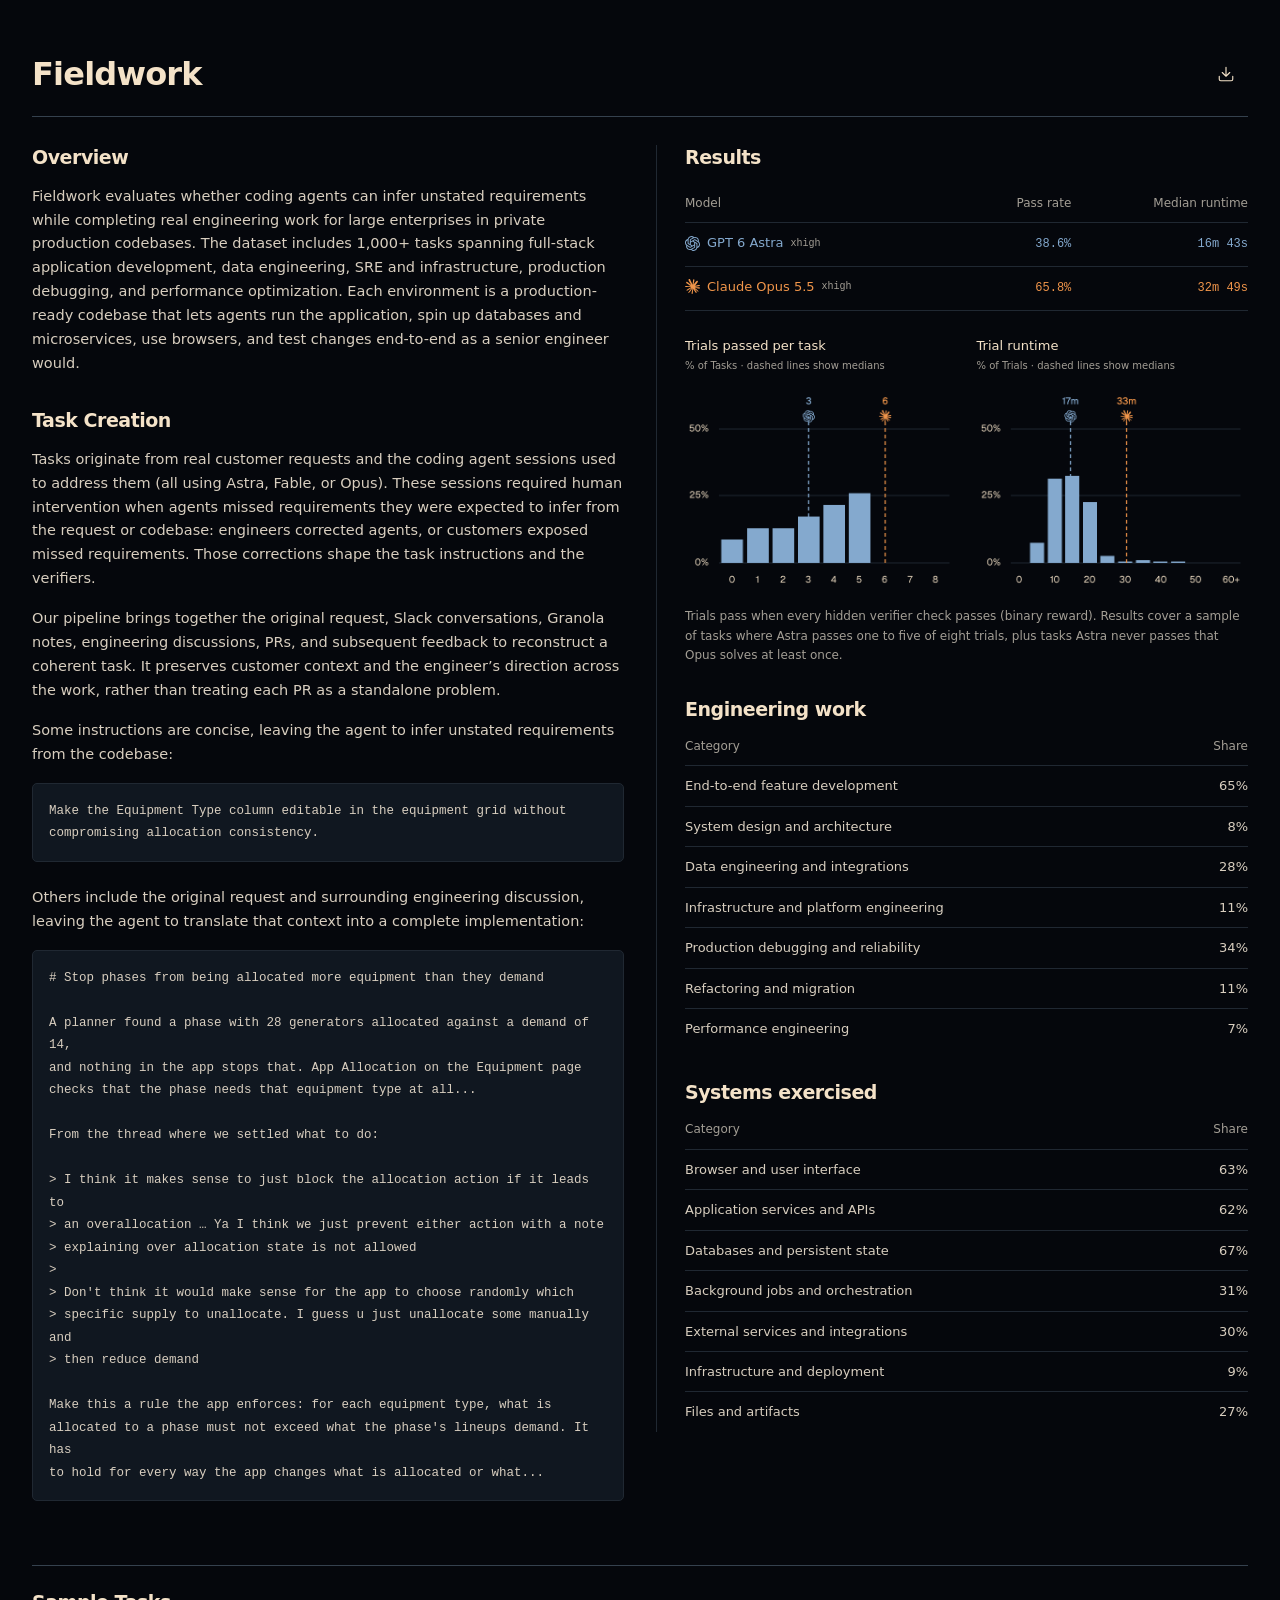
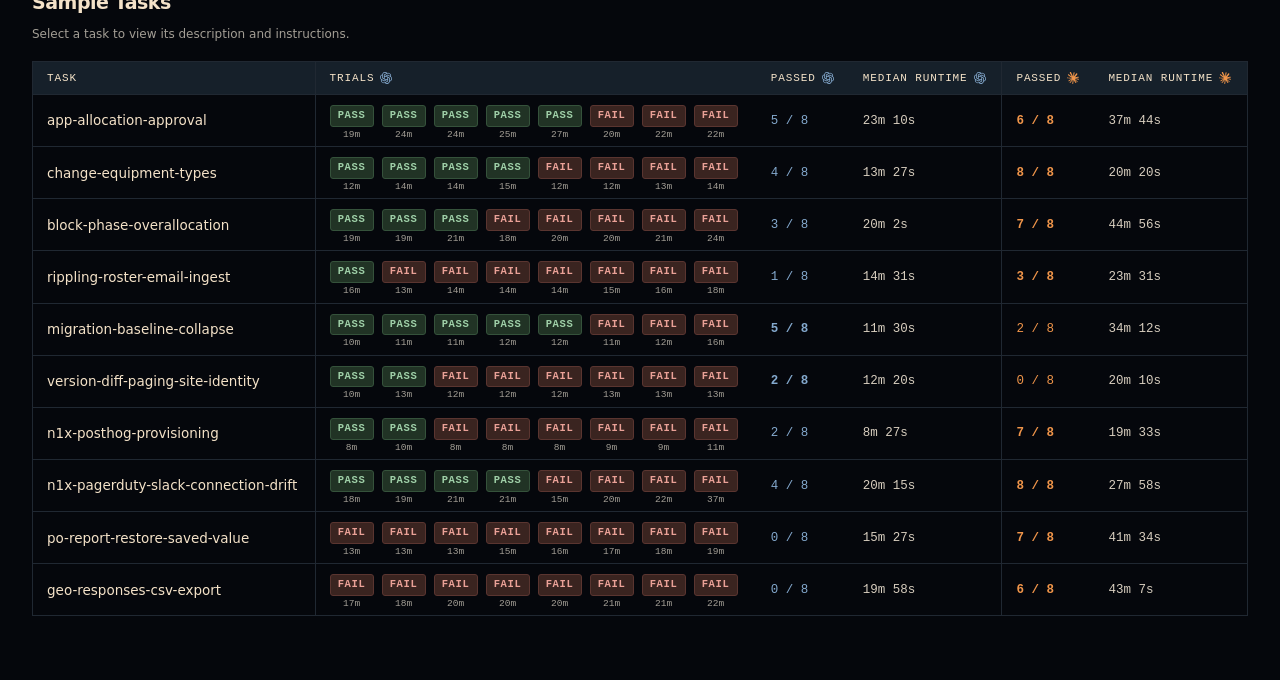
<file: fieldwork/index.html>
<!DOCTYPE html>
<html lang="en">
<head>
  <meta charset="utf-8">
  <meta name="viewport" content="width=device-width, initial-scale=1">
  <meta name="description" content="Fieldwork evaluates coding agents on real engineering tasks in private production codebases.">
  <meta name="robots" content="noindex, nofollow">
  <meta name="color-scheme" content="dark">
  <title>Fieldwork</title>
  <style>
:root {
  color-scheme: dark;
  --paper: #05070c; --ink: #f4e2c8; --text: #d8cebf; --muted: #a39e95;
  --rule: #202832; --rule-strong: #35414e; --panel: #101720; --head: #16202a;
  --astra: #84a9ce; --opus: #f0954a;
  --mono: ui-monospace, SFMono-Regular, Menlo, Consolas, monospace;
}
* { box-sizing: border-box; }
body { margin: 0; background: var(--paper); color: var(--text); font: 14.5px/1.65 system-ui, sans-serif; }
main { max-width: 1344px; margin: 0 auto; padding: 52px 32px 64px; }
header { border-bottom: 1px solid var(--rule-strong); padding-bottom: 20px; }
.report-header { display: flex; align-items: center; justify-content: space-between; gap: 16px; }
.download-button { display: inline-flex; align-items: center; justify-content: center; flex-shrink: 0; width: 44px; height: 44px; padding: 0; border: 0; border-radius: 50%; background: transparent; color: var(--ink); cursor: pointer; }
.download-button:hover { background: var(--panel); }
.download-button:focus-visible { outline: 2px solid var(--astra); outline-offset: 3px; }
.download-button svg { width: 18px; height: 18px; }
h1,h2 { color: var(--ink); font-weight: 600; letter-spacing: -.025em; }
h1 { margin: 0; font-size: 32px; line-height: 1.2; }
h2 { margin: 0 0 14px; font-size: 19px; line-height: 1.35; }
p { margin: 0 0 16px; }
.columns { display: grid; grid-template-columns: 1fr 1fr; align-items: start; gap: 32px; margin-top: 28px; }
.columns > *, section { min-width: 0; }
section + section { margin-top: 32px; }
aside { padding-left: 28px; border-left: 1px solid var(--rule); }
pre { padding: 16px; margin: 12px 0 24px; background: var(--panel); border: 1px solid var(--rule); border-radius: 5px; white-space: pre-wrap; overflow-wrap: anywhere; font: 12.5px/1.8 var(--mono); }
code { font: inherit; }
table { width: 100%; border-collapse: collapse; font-size: 13px; font-variant-numeric: tabular-nums; }
th,td { font-weight: 400; text-align: left; }
.coverage th,.coverage td { padding: 9px 0; border-bottom: 1px solid var(--rule); }
.coverage thead th { padding-top: 0; color: var(--muted); font-size: 12px; }
.coverage td,.coverage th:last-child { text-align: right; padding-left: 20px; }
.coverage tbody tr:last-child > * { border-bottom: 0; }
.results th,.results td { padding: 9px 0; border-bottom: 1px solid var(--rule); }
.results th { color: var(--muted); font-size: 12px; }
.results td:not(:first-child),.results th:not(:first-child) { text-align: right; padding-left: 12px; white-space: nowrap; }
.results td:not(:first-child) { font-family: var(--mono); font-size: 12px; }
.model { display: inline-flex; align-items: center; gap: 7px; white-space: nowrap; }
.model-mark { width: 15px; height: 15px; flex-shrink: 0; }
.effort { color: var(--muted); font: 10px var(--mono); }
.astra { color: var(--astra); }
.opus { color: var(--opus); }
.charts { display: grid; grid-template-columns: 1fr 1fr; gap: 20px; margin: 24px 0 16px; }
figure { min-width: 0; margin: 0; }
figcaption { color: var(--ink); font-size: 13px; margin-bottom: 10px; }
figcaption span { display: block; color: var(--muted); font-size: 10px; margin-top: 2px; }
figure img { display: block; width: 100%; height: auto; }
.note { color: var(--muted); font-size: 12px; line-height: 1.6; }
.samples { border-top: 1px solid var(--rule-strong); padding-top: 24px; margin-top: 40px; }
.tasks-scroll { overflow-x: auto; }
.tasks { border: 1px solid var(--rule); font-size: 13.5px; }
.tasks thead th { padding: 8px 14px; background: var(--head); color: var(--ink); font: 500 11px/1.5 var(--mono); text-transform: uppercase; letter-spacing: .08em; white-space: nowrap; }
.metric-heading { display: inline-flex; align-items: center; gap: 6px; }
.tasks .model-mark { width: 12px; height: 12px; }
.tasks th,.tasks td { padding: 8px 14px; border-bottom: 1px solid var(--rule); vertical-align: middle; }
.tasks tr > :nth-child(2),.tasks tr > :nth-child(5) { border-left: 1px solid var(--rule); }
.tasks tbody th { color: var(--ink); min-width: 260px; font-weight: 500; }
.tasks tbody tr:hover { background: var(--panel); }
.tasks td.trials { padding-block: 10px 6px; }
.number { white-space: nowrap; font: 12.5px var(--mono); }
.number.leading { font-weight: 700; }
.trial-chips { display: flex; flex-wrap: nowrap; gap: 6px 8px; }
.trial { display: inline-flex; flex-direction: column; align-items: center; gap: 2px; }
.trial > span { min-width: 44px; padding: 2px 6px; border: 1px solid; border-radius: 3px; font: 600 10.5px/1.5 var(--mono); letter-spacing: .06em; text-align: center; }
.trial small { color: var(--muted); font: 9.5px/1.2 var(--mono); }
.trial.pass > span { background: #213325; color: #9fd0a8; border-color: #35523b; }
.trial.fail > span { background: #3a2420; color: #eaa197; border-color: #5a3530; }
@media screen and (max-width: 1000px) {
  .columns { grid-template-columns: 1fr; }
  aside { border-left: 0; border-top: 1px solid var(--rule); padding: 28px 0 0; }
  .charts { gap: 32px; }
  .tasks th,.tasks td { padding: 10px 8px; }
}
@media screen and (max-width: 760px) {
  main { padding: 32px 20px 40px; }
  .tasks,.tasks tbody { display: block; border: 0; }
  .tasks thead { position: absolute; width: 1px; height: 1px; overflow: hidden; clip-path: inset(50%); }
  .tasks tbody tr { display: grid; grid-template-columns: 1fr 1fr; border: 1px solid var(--rule); margin-bottom: 16px; }
  .tasks tbody th { width: auto; min-width: 0; grid-column: 1 / -1; background: var(--head); padding: 12px 14px; }
  .tasks tr > :nth-child(2),.tasks tr > :nth-child(5) { border-left: 0; }
  .tasks td { width: auto; padding: 12px 14px; border: 0; }
  .tasks td::before { content: attr(data-label); display: block; margin-bottom: 8px; font: 11px/1.5 system-ui, sans-serif; color: var(--muted); }
  .tasks td.trials { width: auto; grid-column: 1 / -1; border-bottom: 1px solid var(--rule); }
  .trial-chips { display: grid; grid-template-columns: repeat(4,max-content); }
}
@media screen and (max-width: 480px) {
  .charts { grid-template-columns: 1fr; gap: 24px; }
  .model { gap: 5px; }
  .results { font-size: 12px; }
  .results td:not(:first-child),.results th:not(:first-child) { padding-left: 8px; }
}
@media print {
  @page { size: A4 portrait; margin: 14mm; background: #05070c; }
  html,body { margin: 0; background: var(--paper); print-color-adjust: exact; -webkit-print-color-adjust: exact; }
  body { font-size: 12px; line-height: 18px; }
  main { width: auto; max-width: none; margin: 0; padding: 0; }
  header { padding-bottom: 12px; }
  h1 { font-size: 24px; }
  h2 { margin-bottom: 8px; font-size: 15px; line-height: 20px; }
  p { margin-bottom: 12px; orphans: 3; widows: 3; }
  section + section { margin-top: 20px; }
  .columns { display: block; margin-top: 16px; }
  aside,.samples { break-before: page; border: 0; padding: 0; margin-top: 0; }
  aside > section { break-inside: avoid; }
  .charts { grid-template-columns: 1fr 1fr; gap: 16px; margin: 14px 0 12px; }
  figcaption { margin-bottom: 6px; font-size: 11px; line-height: 16px; }
  figcaption span { font-size: 9px; line-height: 13px; }
  .note { font-size: 11px; line-height: 16px; }
  .results,.coverage { font-size: 11px; line-height: 16px; }
  .results th,.results td,.coverage th,.coverage td { padding-top: 5px; padding-bottom: 5px; }
  .results th,.coverage thead th { font-size: 10px; }
  .results td:not(:first-child) { font-size: 10px; }
  pre { margin: 8px 0 16px; padding: 12px; border-radius: 0; font-size: 11px; line-height: 16px; orphans: 3; widows: 3; box-decoration-break: clone; -webkit-box-decoration-break: clone; }
  h1,h2,thead { break-after: avoid; }
  #creation > p { break-after: avoid; }
  figure,tr { break-inside: avoid; }
  .tasks-scroll { overflow: visible; }
  .tasks { display: table; table-layout: fixed; width: 100%; border: 1px solid var(--rule); font-size: 11px; line-height: 16px; }
  .tasks col:nth-child(1) { width: 34%; }
  .tasks col:nth-child(2) { width: 24%; }
  .tasks col:nth-child(3),.tasks col:nth-child(5) { width: 10%; }
  .tasks col:nth-child(4),.tasks col:nth-child(6) { width: 11%; }
  .tasks thead { display: table-header-group; position: static; width: auto; height: auto; overflow: visible; clip-path: none; }
  .tasks tbody { display: table-row-group; }
  .tasks tbody tr { display: table-row; }
  .tasks tbody th,.tasks td,.tasks td.trials { display: table-cell; width: auto; min-width: 0; padding: 8px 6px; background: transparent; border-bottom: 1px solid var(--rule); }
  .tasks tbody th { font-size: 10px; overflow-wrap: normal; }
  .tasks td::before { display: none; }
  .tasks thead th { padding: 8px 6px; font-size: 9px; letter-spacing: .04em; white-space: normal; }
  .screen-only { display: none; }
  .tasks .model-mark { width: 12px; height: 12px; }
  .number { font-size: 10px; }
  .trial-chips { display: grid; grid-template-columns: repeat(4,max-content); gap: 4px 6px; }
  .trial > span { min-width: 0; font-size: 8px; padding: 1px 4px; }
  .trial small { font-size: 8px; }
}

/* Task instructions are embedded below, so opening a sample needs no network. */
.task-open { display: block; border: 0; padding: 0; background: none; color: inherit; font: inherit; text-align: left; cursor: pointer; }
.task-open:hover { text-decoration: underline; text-underline-offset: 3px; }
.task-open:focus-visible,.dialog-close:focus-visible { outline: 2px solid var(--astra); outline-offset: 5px; border-radius: 2px; }
.tasks tbody tr { cursor: pointer; }
.samples-hint { color: var(--muted); font-size: 12px; margin-top: -5px; }
body.dialog-open { overflow: hidden; }
.task-dialog { width: calc(100% - 32px); max-width: 960px; max-height: 85dvh; padding: 0; margin: auto; border: 1px solid var(--rule-strong); border-radius: 10px; background: var(--paper); color: var(--text); box-shadow: 0 24px 90px #0009; }
.task-dialog[open] { display: flex; flex-direction: column; }
.task-dialog::backdrop { background: #000a; }
.task-dialog header { display: flex; align-items: flex-start; justify-content: space-between; gap: 20px; flex-shrink: 0; padding: 20px 24px; }
.task-dialog h2 { margin: 0; padding: 9px 0; font-size: 20px; overflow-wrap: anywhere; }
.dialog-close { flex-shrink: 0; width: 44px; height: 44px; border: 1px solid var(--rule); border-radius: 6px; color: var(--ink); background: var(--panel); font: 24px/1 system-ui, sans-serif; cursor: pointer; }
.dialog-close:hover { border-color: var(--muted); }
.dialog-body { padding: 24px; overflow-y: auto; overscroll-behavior: contain; min-height: 0; }
.dialog-body h3 { margin: 0 0 12px; color: var(--muted); font: 11px/1.5 var(--mono); letter-spacing: .08em; text-transform: uppercase; }
.dialog-body pre { margin-bottom: 0; }
@media screen and (max-width: 480px) {
  .task-dialog { max-height: 90dvh; }
  .task-dialog header { padding: 12px 16px; gap: 10px; }
  .task-dialog h2 { font-size: 17px; }
  .dialog-body { padding: 20px 16px; }
}
@media print {
  .task-dialog,.task-dialog::backdrop,.samples-hint,.download-button { display: none !important; }
  .task-open { text-decoration: none; }
  body.dialog-open { overflow: visible; }
}
</style>
</head>
<body>
<!-- Standalone snapshot of docs/fieldwork.pdf. Layout and model marks adapted from
     nplus1/zendo/web/src/components/public. Charts are embedded from the PDF. -->
<main>
  <article>
    <header class="report-header">
      <h1>Fieldwork</h1>
      <button class="download-button" type="button" aria-label="Save as PDF" title="Save as PDF">
        <svg viewBox="0 0 24 24" fill="none" stroke="currentColor" stroke-width="1.5" stroke-linecap="round" stroke-linejoin="round" aria-hidden="true"><path d="M21 15v4a2 2 0 0 1-2 2H5a2 2 0 0 1-2-2v-4M7 10l5 5 5-5M12 15V3"/></svg>
      </button>
    </header>
    <div class="columns">
      <div>
        <section aria-labelledby="overview"><h2 id="overview">Overview</h2><p>Fieldwork evaluates whether coding agents can infer unstated requirements while completing real engineering work for large enterprises in private production codebases. The dataset includes 1,000+ tasks spanning full-stack application development, data engineering, SRE and infrastructure, production debugging, and performance optimization. Each environment is a production-ready codebase that lets agents run the application, spin up databases and microservices, use browsers, and test changes end-to-end as a senior engineer would.</p></section>
        <section aria-labelledby="creation">
          <h2 id="creation">Task Creation</h2>
          <p>Tasks originate from real customer requests and the coding agent sessions used to address them (all using Astra, Fable, or Opus). These sessions required human intervention when agents missed requirements they were expected to infer from the request or codebase: engineers corrected agents, or customers exposed missed requirements. Those corrections shape the task instructions and the verifiers.</p><p>Our pipeline brings together the original request, Slack conversations, Granola notes, engineering discussions, PRs, and subsequent feedback to reconstruct a coherent task. It preserves customer context and the engineer’s direction across the work, rather than treating each PR as a standalone problem.</p><p>Some instructions are concise, leaving the agent to infer unstated requirements from the codebase:</p>
          <pre><code>Make the Equipment Type column editable in the equipment grid without compromising allocation consistency.</code></pre>
          <p>Others include the original request and surrounding engineering discussion, leaving the agent to translate that context into a complete implementation:</p>
          <pre><code># Stop phases from being allocated more equipment than they demand

A planner found a phase with 28 generators allocated against a demand of 14,
and nothing in the app stops that. App Allocation on the Equipment page
checks that the phase needs that equipment type at all...

From the thread where we settled what to do:

&gt; I think it makes sense to just block the allocation action if it leads to
&gt; an overallocation … Ya I think we just prevent either action with a note
&gt; explaining over allocation state is not allowed
&gt;
&gt; Don&#x27;t think it would make sense for the app to choose randomly which
&gt; specific supply to unallocate. I guess u just unallocate some manually and
&gt; then reduce demand

Make this a rule the app enforces: for each equipment type, what is
allocated to a phase must not exceed what the phase&#x27;s lineups demand. It has
to hold for every way the app changes what is allocated or what...</code></pre>
        </section>
      </div>
      <aside aria-label="Dataset results">
        <section aria-labelledby="results">
          <h2 id="results">Results</h2>
          <table class="results"><thead><tr><th scope="col">Model</th><th scope="col">Pass rate</th><th scope="col">Median runtime</th></tr></thead>
            <tbody>
              <tr><td><span class="model astra"><svg class="model-mark" viewBox="1.68 1.75 16.65 16.5" fill="currentColor" aria-hidden="true"><path d="M11.248 18.25q-.825 0-1.568-.314a4.3 4.3 0 0 1-1.32-.874 4 4 0 0 1-1.304.214 4 4 0 0 1-2.046-.544 4.27 4.27 0 0 1-1.518-1.485 4 4 0 0 1-.56-2.095q0-.48.131-1.04A4.4 4.4 0 0 1 2.04 10.71a4.07 4.07 0 0 1 .017-3.4 4.2 4.2 0 0 1 1.056-1.418 3.8 3.8 0 0 1 1.6-.842 3.9 3.9 0 0 1 .76-1.683q.593-.759 1.451-1.188a4.04 4.04 0 0 1 1.832-.429q.825 0 1.567.313.742.314 1.32.875a4 4 0 0 1 1.304-.215q1.106 0 2.046.545a4.14 4.14 0 0 1 1.501 1.485q.578.941.578 2.095 0 .48-.132 1.04.66.61 1.023 1.419.363.792.363 1.666 0 .892-.38 1.717a4.3 4.3 0 0 1-1.072 1.435 3.8 3.8 0 0 1-1.584.825 3.8 3.8 0 0 1-.775 1.683 4.06 4.06 0 0 1-1.436 1.188 4.04 4.04 0 0 1-1.832.429m-4.076-2.062q.825 0 1.435-.347l3.103-1.782a.36.36 0 0 0 .164-.313v-1.42L7.881 14.62a.67.67 0 0 1-.726 0l-3.118-1.798a.5.5 0 0 1-.017.115v.198q0 .841.396 1.551.413.693 1.139 1.089a3.2 3.2 0 0 0 1.617.412m.165-2.69a.4.4 0 0 0 .181.05q.083 0 .165-.05l1.238-.71-3.977-2.31a.7.7 0 0 1-.363-.643v-3.58q-.825.362-1.32 1.122a2.9 2.9 0 0 0-.495 1.65q0 .809.413 1.55.412.743 1.072 1.123zm3.91 3.663q.875 0 1.585-.396a2.96 2.96 0 0 0 1.534-2.64v-3.564a.32.32 0 0 0-.165-.297l-1.254-.726v4.604a.7.7 0 0 1-.363.643l-3.119 1.799a3 3 0 0 0 1.783.577m.627-6.039V8.878L10.01 7.822 8.129 8.878v2.244l1.881 1.056zM7.057 5.859a.7.7 0 0 1 .363-.644l3.119-1.798a3 3 0 0 0-1.782-.578q-.874 0-1.584.396A2.96 2.96 0 0 0 6.05 4.324a3.07 3.07 0 0 0-.396 1.551v3.547q0 .199.165.314l1.237.726zm8.383 7.887q.825-.364 1.303-1.123.495-.758.495-1.65a3.15 3.15 0 0 0-.412-1.55q-.413-.743-1.073-1.123l-3.086-1.782q-.099-.065-.181-.049a.3.3 0 0 0-.165.05l-1.238.692 3.993 2.327a.6.6 0 0 1 .264.264.64.64 0 0 1 .1.363zm-3.317-8.382a.63.63 0 0 1 .726 0l3.135 1.831v-.297q0-.792-.396-1.501a2.86 2.86 0 0 0-1.105-1.155q-.71-.43-1.65-.43-.825 0-1.436.347L8.294 5.941a.36.36 0 0 0-.165.314v1.418z"/></svg>GPT 6 Astra <span class="effort">xhigh</span></span></td><td class="astra">38.6%</td><td class="astra">16m 43s</td></tr>
              <tr><td><span class="model opus"><svg class="model-mark" viewBox="0 0 100 100" fill="currentColor" aria-hidden="true"><path d="m19.6 66.5 19.7-11 .3-1-.3-.5h-1l-3.3-.2-11.2-.3L14 53l-9.5-.5-2.4-.5L0 49l.2-1.5 2-1.3 2.9.2 6.3.5 9.5.6 6.9.4L38 49.1h1.6l.2-.7-.5-.4-.4-.4L29 41l-10.6-7-5.6-4.1-3-2-1.5-2-.6-4.2 2.7-3 3.7.3.9.2 3.7 2.9 8 6.1L37 36l1.5 1.2.6-.4.1-.3-.7-1.1L33 25l-6-10.4-2.7-4.3-.7-2.6c-.3-1-.4-2-.4-3l3-4.2L28 0l4.2.6L33.8 2l2.6 6 4.1 9.3L47 29.9l2 3.8 1 3.4.3 1h.7v-.5l.5-7.2 1-8.7 1-11.2.3-3.2 1.6-3.8 3-2L61 2.6l2 2.9-.3 1.8-1.1 7.7L59 27.1l-1.5 8.2h.9l1-1.1 4.1-5.4 6.9-8.6 3-3.5L77 13l2.3-1.8h4.3l3.1 4.7-1.4 4.9-4.4 5.6-3.7 4.7-5.3 7.1-3.2 5.7.3.4h.7l12-2.6 6.4-1.1 7.6-1.3 3.5 1.6.4 1.6-1.4 3.4-8.2 2-9.6 2-14.3 3.3-.2.1.2.3 6.4.6 2.8.2h6.8l12.6 1 3.3 2 1.9 2.7-.3 2-5.1 2.6-6.8-1.6-16-3.8-5.4-1.3h-.8v.4l4.6 4.5 8.3 7.5L89 80.1l.5 2.4-1.3 2-1.4-.2-9.2-7-3.6-3-8-6.8h-.5v.7l1.8 2.7 9.8 14.7.5 4.5-.7 1.4-2.6 1-2.7-.6-5.8-8-6-9-4.7-8.2-.5.4-2.9 30.2-1.3 1.5-3 1.2-2.5-2-1.4-3 1.4-6.2 1.6-8 1.3-6.4 1.2-7.9.7-2.6v-.2H49L43 72l-9 12.3-7.2 7.6-1.7.7-3-1.5.3-2.8L24 86l10-12.8 6-7.9 4-4.6-.1-.5h-.3L17.2 77.4l-4.7.6-2-2 .2-3 1-1 8-5.5Z"/></svg>Claude Opus 5.5 <span class="effort">xhigh</span></span></td><td class="opus">65.8%</td><td class="opus">32m 49s</td></tr>
            </tbody>
          </table>
          <div class="charts"><figure><figcaption>Trials passed per task<span>% of Tasks · dashed lines show medians</span></figcaption><img src="[data-uri]" width="578" height="440" alt="Astra trials passed per task, from zero to eight. Median: Astra 3, Opus 6."></figure><figure><figcaption>Trial runtime<span>% of Trials · dashed lines show medians</span></figcaption><img src="[data-uri]" width="578" height="440" alt="Astra trial runtime distribution in minutes. Median: Astra 17 minutes, Opus 33 minutes."></figure></div>
          <p class="note">Trials pass when every hidden verifier check passes (binary reward). Results cover a sample of tasks where Astra passes one to five of eight trials, plus tasks Astra never passes that Opus solves at least once.</p>
        </section>
        <section aria-label="Engineering work"><h2>Engineering work</h2><table class="coverage"><thead><tr><th scope="col">Category</th><th scope="col">Share</th></tr></thead><tbody><tr><th scope="row">End-to-end feature development</th><td>65%</td></tr><tr><th scope="row">System design and architecture</th><td>8%</td></tr><tr><th scope="row">Data engineering and integrations</th><td>28%</td></tr><tr><th scope="row">Infrastructure and platform engineering</th><td>11%</td></tr><tr><th scope="row">Production debugging and reliability</th><td>34%</td></tr><tr><th scope="row">Refactoring and migration</th><td>11%</td></tr><tr><th scope="row">Performance engineering</th><td>7%</td></tr></tbody></table></section>
        <section aria-label="Systems exercised"><h2>Systems exercised</h2><table class="coverage"><thead><tr><th scope="col">Category</th><th scope="col">Share</th></tr></thead><tbody><tr><th scope="row">Browser and user interface</th><td>63%</td></tr><tr><th scope="row">Application services and APIs</th><td>62%</td></tr><tr><th scope="row">Databases and persistent state</th><td>67%</td></tr><tr><th scope="row">Background jobs and orchestration</th><td>31%</td></tr><tr><th scope="row">External services and integrations</th><td>30%</td></tr><tr><th scope="row">Infrastructure and deployment</th><td>9%</td></tr><tr><th scope="row">Files and artifacts</th><td>27%</td></tr></tbody></table></section>
      </aside>
    </div>
    <section class="samples" aria-labelledby="samples">
      <h2 id="samples">Sample Tasks</h2>
      <p class="samples-hint">Select a task to view its description and instructions.</p>
      <div class="tasks-scroll">
      <table class="tasks">
        <colgroup><col><col><col><col><col><col></colgroup>
        <thead>
          <tr>
            <th scope="col">Task</th>
            <th scope="col" aria-label="GPT 6 Astra trials" title="GPT 6 Astra"><span class="metric-heading"><span>Trials</span><svg class="model-mark astra" viewBox="1.68 1.75 16.65 16.5" fill="currentColor" aria-hidden="true"><path d="M11.248 18.25q-.825 0-1.568-.314a4.3 4.3 0 0 1-1.32-.874 4 4 0 0 1-1.304.214 4 4 0 0 1-2.046-.544 4.27 4.27 0 0 1-1.518-1.485 4 4 0 0 1-.56-2.095q0-.48.131-1.04A4.4 4.4 0 0 1 2.04 10.71a4.07 4.07 0 0 1 .017-3.4 4.2 4.2 0 0 1 1.056-1.418 3.8 3.8 0 0 1 1.6-.842 3.9 3.9 0 0 1 .76-1.683q.593-.759 1.451-1.188a4.04 4.04 0 0 1 1.832-.429q.825 0 1.567.313.742.314 1.32.875a4 4 0 0 1 1.304-.215q1.106 0 2.046.545a4.14 4.14 0 0 1 1.501 1.485q.578.941.578 2.095 0 .48-.132 1.04.66.61 1.023 1.419.363.792.363 1.666 0 .892-.38 1.717a4.3 4.3 0 0 1-1.072 1.435 3.8 3.8 0 0 1-1.584.825 3.8 3.8 0 0 1-.775 1.683 4.06 4.06 0 0 1-1.436 1.188 4.04 4.04 0 0 1-1.832.429m-4.076-2.062q.825 0 1.435-.347l3.103-1.782a.36.36 0 0 0 .164-.313v-1.42L7.881 14.62a.67.67 0 0 1-.726 0l-3.118-1.798a.5.5 0 0 1-.017.115v.198q0 .841.396 1.551.413.693 1.139 1.089a3.2 3.2 0 0 0 1.617.412m.165-2.69a.4.4 0 0 0 .181.05q.083 0 .165-.05l1.238-.71-3.977-2.31a.7.7 0 0 1-.363-.643v-3.58q-.825.362-1.32 1.122a2.9 2.9 0 0 0-.495 1.65q0 .809.413 1.55.412.743 1.072 1.123zm3.91 3.663q.875 0 1.585-.396a2.96 2.96 0 0 0 1.534-2.64v-3.564a.32.32 0 0 0-.165-.297l-1.254-.726v4.604a.7.7 0 0 1-.363.643l-3.119 1.799a3 3 0 0 0 1.783.577m.627-6.039V8.878L10.01 7.822 8.129 8.878v2.244l1.881 1.056zM7.057 5.859a.7.7 0 0 1 .363-.644l3.119-1.798a3 3 0 0 0-1.782-.578q-.874 0-1.584.396A2.96 2.96 0 0 0 6.05 4.324a3.07 3.07 0 0 0-.396 1.551v3.547q0 .199.165.314l1.237.726zm8.383 7.887q.825-.364 1.303-1.123.495-.758.495-1.65a3.15 3.15 0 0 0-.412-1.55q-.413-.743-1.073-1.123l-3.086-1.782q-.099-.065-.181-.049a.3.3 0 0 0-.165.05l-1.238.692 3.993 2.327a.6.6 0 0 1 .264.264.64.64 0 0 1 .1.363zm-3.317-8.382a.63.63 0 0 1 .726 0l3.135 1.831v-.297q0-.792-.396-1.501a2.86 2.86 0 0 0-1.105-1.155q-.71-.43-1.65-.43-.825 0-1.436.347L8.294 5.941a.36.36 0 0 0-.165.314v1.418z"/></svg></span></th>
            <th scope="col" aria-label="GPT 6 Astra passed" title="GPT 6 Astra"><span class="metric-heading"><span>Passed</span><svg class="model-mark astra" viewBox="1.68 1.75 16.65 16.5" fill="currentColor" aria-hidden="true"><path d="M11.248 18.25q-.825 0-1.568-.314a4.3 4.3 0 0 1-1.32-.874 4 4 0 0 1-1.304.214 4 4 0 0 1-2.046-.544 4.27 4.27 0 0 1-1.518-1.485 4 4 0 0 1-.56-2.095q0-.48.131-1.04A4.4 4.4 0 0 1 2.04 10.71a4.07 4.07 0 0 1 .017-3.4 4.2 4.2 0 0 1 1.056-1.418 3.8 3.8 0 0 1 1.6-.842 3.9 3.9 0 0 1 .76-1.683q.593-.759 1.451-1.188a4.04 4.04 0 0 1 1.832-.429q.825 0 1.567.313.742.314 1.32.875a4 4 0 0 1 1.304-.215q1.106 0 2.046.545a4.14 4.14 0 0 1 1.501 1.485q.578.941.578 2.095 0 .48-.132 1.04.66.61 1.023 1.419.363.792.363 1.666 0 .892-.38 1.717a4.3 4.3 0 0 1-1.072 1.435 3.8 3.8 0 0 1-1.584.825 3.8 3.8 0 0 1-.775 1.683 4.06 4.06 0 0 1-1.436 1.188 4.04 4.04 0 0 1-1.832.429m-4.076-2.062q.825 0 1.435-.347l3.103-1.782a.36.36 0 0 0 .164-.313v-1.42L7.881 14.62a.67.67 0 0 1-.726 0l-3.118-1.798a.5.5 0 0 1-.017.115v.198q0 .841.396 1.551.413.693 1.139 1.089a3.2 3.2 0 0 0 1.617.412m.165-2.69a.4.4 0 0 0 .181.05q.083 0 .165-.05l1.238-.71-3.977-2.31a.7.7 0 0 1-.363-.643v-3.58q-.825.362-1.32 1.122a2.9 2.9 0 0 0-.495 1.65q0 .809.413 1.55.412.743 1.072 1.123zm3.91 3.663q.875 0 1.585-.396a2.96 2.96 0 0 0 1.534-2.64v-3.564a.32.32 0 0 0-.165-.297l-1.254-.726v4.604a.7.7 0 0 1-.363.643l-3.119 1.799a3 3 0 0 0 1.783.577m.627-6.039V8.878L10.01 7.822 8.129 8.878v2.244l1.881 1.056zM7.057 5.859a.7.7 0 0 1 .363-.644l3.119-1.798a3 3 0 0 0-1.782-.578q-.874 0-1.584.396A2.96 2.96 0 0 0 6.05 4.324a3.07 3.07 0 0 0-.396 1.551v3.547q0 .199.165.314l1.237.726zm8.383 7.887q.825-.364 1.303-1.123.495-.758.495-1.65a3.15 3.15 0 0 0-.412-1.55q-.413-.743-1.073-1.123l-3.086-1.782q-.099-.065-.181-.049a.3.3 0 0 0-.165.05l-1.238.692 3.993 2.327a.6.6 0 0 1 .264.264.64.64 0 0 1 .1.363zm-3.317-8.382a.63.63 0 0 1 .726 0l3.135 1.831v-.297q0-.792-.396-1.501a2.86 2.86 0 0 0-1.105-1.155q-.71-.43-1.65-.43-.825 0-1.436.347L8.294 5.941a.36.36 0 0 0-.165.314v1.418z"/></svg></span></th>
            <th scope="col" aria-label="GPT 6 Astra median runtime" title="GPT 6 Astra"><span class="metric-heading"><span><span class="screen-only">Median </span>runtime</span><svg class="model-mark astra" viewBox="1.68 1.75 16.65 16.5" fill="currentColor" aria-hidden="true"><path d="M11.248 18.25q-.825 0-1.568-.314a4.3 4.3 0 0 1-1.32-.874 4 4 0 0 1-1.304.214 4 4 0 0 1-2.046-.544 4.27 4.27 0 0 1-1.518-1.485 4 4 0 0 1-.56-2.095q0-.48.131-1.04A4.4 4.4 0 0 1 2.04 10.71a4.07 4.07 0 0 1 .017-3.4 4.2 4.2 0 0 1 1.056-1.418 3.8 3.8 0 0 1 1.6-.842 3.9 3.9 0 0 1 .76-1.683q.593-.759 1.451-1.188a4.04 4.04 0 0 1 1.832-.429q.825 0 1.567.313.742.314 1.32.875a4 4 0 0 1 1.304-.215q1.106 0 2.046.545a4.14 4.14 0 0 1 1.501 1.485q.578.941.578 2.095 0 .48-.132 1.04.66.61 1.023 1.419.363.792.363 1.666 0 .892-.38 1.717a4.3 4.3 0 0 1-1.072 1.435 3.8 3.8 0 0 1-1.584.825 3.8 3.8 0 0 1-.775 1.683 4.06 4.06 0 0 1-1.436 1.188 4.04 4.04 0 0 1-1.832.429m-4.076-2.062q.825 0 1.435-.347l3.103-1.782a.36.36 0 0 0 .164-.313v-1.42L7.881 14.62a.67.67 0 0 1-.726 0l-3.118-1.798a.5.5 0 0 1-.017.115v.198q0 .841.396 1.551.413.693 1.139 1.089a3.2 3.2 0 0 0 1.617.412m.165-2.69a.4.4 0 0 0 .181.05q.083 0 .165-.05l1.238-.71-3.977-2.31a.7.7 0 0 1-.363-.643v-3.58q-.825.362-1.32 1.122a2.9 2.9 0 0 0-.495 1.65q0 .809.413 1.55.412.743 1.072 1.123zm3.91 3.663q.875 0 1.585-.396a2.96 2.96 0 0 0 1.534-2.64v-3.564a.32.32 0 0 0-.165-.297l-1.254-.726v4.604a.7.7 0 0 1-.363.643l-3.119 1.799a3 3 0 0 0 1.783.577m.627-6.039V8.878L10.01 7.822 8.129 8.878v2.244l1.881 1.056zM7.057 5.859a.7.7 0 0 1 .363-.644l3.119-1.798a3 3 0 0 0-1.782-.578q-.874 0-1.584.396A2.96 2.96 0 0 0 6.05 4.324a3.07 3.07 0 0 0-.396 1.551v3.547q0 .199.165.314l1.237.726zm8.383 7.887q.825-.364 1.303-1.123.495-.758.495-1.65a3.15 3.15 0 0 0-.412-1.55q-.413-.743-1.073-1.123l-3.086-1.782q-.099-.065-.181-.049a.3.3 0 0 0-.165.05l-1.238.692 3.993 2.327a.6.6 0 0 1 .264.264.64.64 0 0 1 .1.363zm-3.317-8.382a.63.63 0 0 1 .726 0l3.135 1.831v-.297q0-.792-.396-1.501a2.86 2.86 0 0 0-1.105-1.155q-.71-.43-1.65-.43-.825 0-1.436.347L8.294 5.941a.36.36 0 0 0-.165.314v1.418z"/></svg></span></th>
            <th scope="col" aria-label="Claude Opus 5.5 passed" title="Claude Opus 5.5"><span class="metric-heading"><span>Passed</span><svg class="model-mark opus" viewBox="0 0 100 100" fill="currentColor" aria-hidden="true"><path d="m19.6 66.5 19.7-11 .3-1-.3-.5h-1l-3.3-.2-11.2-.3L14 53l-9.5-.5-2.4-.5L0 49l.2-1.5 2-1.3 2.9.2 6.3.5 9.5.6 6.9.4L38 49.1h1.6l.2-.7-.5-.4-.4-.4L29 41l-10.6-7-5.6-4.1-3-2-1.5-2-.6-4.2 2.7-3 3.7.3.9.2 3.7 2.9 8 6.1L37 36l1.5 1.2.6-.4.1-.3-.7-1.1L33 25l-6-10.4-2.7-4.3-.7-2.6c-.3-1-.4-2-.4-3l3-4.2L28 0l4.2.6L33.8 2l2.6 6 4.1 9.3L47 29.9l2 3.8 1 3.4.3 1h.7v-.5l.5-7.2 1-8.7 1-11.2.3-3.2 1.6-3.8 3-2L61 2.6l2 2.9-.3 1.8-1.1 7.7L59 27.1l-1.5 8.2h.9l1-1.1 4.1-5.4 6.9-8.6 3-3.5L77 13l2.3-1.8h4.3l3.1 4.7-1.4 4.9-4.4 5.6-3.7 4.7-5.3 7.1-3.2 5.7.3.4h.7l12-2.6 6.4-1.1 7.6-1.3 3.5 1.6.4 1.6-1.4 3.4-8.2 2-9.6 2-14.3 3.3-.2.1.2.3 6.4.6 2.8.2h6.8l12.6 1 3.3 2 1.9 2.7-.3 2-5.1 2.6-6.8-1.6-16-3.8-5.4-1.3h-.8v.4l4.6 4.5 8.3 7.5L89 80.1l.5 2.4-1.3 2-1.4-.2-9.2-7-3.6-3-8-6.8h-.5v.7l1.8 2.7 9.8 14.7.5 4.5-.7 1.4-2.6 1-2.7-.6-5.8-8-6-9-4.7-8.2-.5.4-2.9 30.2-1.3 1.5-3 1.2-2.5-2-1.4-3 1.4-6.2 1.6-8 1.3-6.4 1.2-7.9.7-2.6v-.2H49L43 72l-9 12.3-7.2 7.6-1.7.7-3-1.5.3-2.8L24 86l10-12.8 6-7.9 4-4.6-.1-.5h-.3L17.2 77.4l-4.7.6-2-2 .2-3 1-1 8-5.5Z"/></svg></span></th>
            <th scope="col" aria-label="Claude Opus 5.5 median runtime" title="Claude Opus 5.5"><span class="metric-heading"><span><span class="screen-only">Median </span>runtime</span><svg class="model-mark opus" viewBox="0 0 100 100" fill="currentColor" aria-hidden="true"><path d="m19.6 66.5 19.7-11 .3-1-.3-.5h-1l-3.3-.2-11.2-.3L14 53l-9.5-.5-2.4-.5L0 49l.2-1.5 2-1.3 2.9.2 6.3.5 9.5.6 6.9.4L38 49.1h1.6l.2-.7-.5-.4-.4-.4L29 41l-10.6-7-5.6-4.1-3-2-1.5-2-.6-4.2 2.7-3 3.7.3.9.2 3.7 2.9 8 6.1L37 36l1.5 1.2.6-.4.1-.3-.7-1.1L33 25l-6-10.4-2.7-4.3-.7-2.6c-.3-1-.4-2-.4-3l3-4.2L28 0l4.2.6L33.8 2l2.6 6 4.1 9.3L47 29.9l2 3.8 1 3.4.3 1h.7v-.5l.5-7.2 1-8.7 1-11.2.3-3.2 1.6-3.8 3-2L61 2.6l2 2.9-.3 1.8-1.1 7.7L59 27.1l-1.5 8.2h.9l1-1.1 4.1-5.4 6.9-8.6 3-3.5L77 13l2.3-1.8h4.3l3.1 4.7-1.4 4.9-4.4 5.6-3.7 4.7-5.3 7.1-3.2 5.7.3.4h.7l12-2.6 6.4-1.1 7.6-1.3 3.5 1.6.4 1.6-1.4 3.4-8.2 2-9.6 2-14.3 3.3-.2.1.2.3 6.4.6 2.8.2h6.8l12.6 1 3.3 2 1.9 2.7-.3 2-5.1 2.6-6.8-1.6-16-3.8-5.4-1.3h-.8v.4l4.6 4.5 8.3 7.5L89 80.1l.5 2.4-1.3 2-1.4-.2-9.2-7-3.6-3-8-6.8h-.5v.7l1.8 2.7 9.8 14.7.5 4.5-.7 1.4-2.6 1-2.7-.6-5.8-8-6-9-4.7-8.2-.5.4-2.9 30.2-1.3 1.5-3 1.2-2.5-2-1.4-3 1.4-6.2 1.6-8 1.3-6.4 1.2-7.9.7-2.6v-.2H49L43 72l-9 12.3-7.2 7.6-1.7.7-3-1.5.3-2.8L24 86l10-12.8 6-7.9 4-4.6-.1-.5h-.3L17.2 77.4l-4.7.6-2-2 .2-3 1-1 8-5.5Z"/></svg></span></th>
          </tr>
        </thead>
        <tbody><tr>
          <th scope="row"><button class="task-open" type="button" data-task="app-allocation-approval" aria-haspopup="dialog" aria-controls="task-dialog" aria-label="View instructions for app-allocation-approval">app-allocation-approval</button></th>
          <td class="trials" data-label="Astra trials"><div class="trial-chips"><span class="trial pass"><span>PASS</span><small>19m</small></span><span class="trial pass"><span>PASS</span><small>24m</small></span><span class="trial pass"><span>PASS</span><small>24m</small></span><span class="trial pass"><span>PASS</span><small>25m</small></span><span class="trial pass"><span>PASS</span><small>27m</small></span><span class="trial fail"><span>FAIL</span><small>20m</small></span><span class="trial fail"><span>FAIL</span><small>22m</small></span><span class="trial fail"><span>FAIL</span><small>22m</small></span></div></td>
          <td class="number astra" data-label="Astra passed">5 / 8</td>
          <td class="number" data-label="Astra runtime">23m 10s</td>
          <td class="number opus leading" data-label="Opus passed">6 / 8</td>
          <td class="number" data-label="Opus runtime">37m 44s</td>
        </tr><tr>
          <th scope="row"><button class="task-open" type="button" data-task="change-equipment-types" aria-haspopup="dialog" aria-controls="task-dialog" aria-label="View instructions for change-equipment-types">change-equipment-types</button></th>
          <td class="trials" data-label="Astra trials"><div class="trial-chips"><span class="trial pass"><span>PASS</span><small>12m</small></span><span class="trial pass"><span>PASS</span><small>14m</small></span><span class="trial pass"><span>PASS</span><small>14m</small></span><span class="trial pass"><span>PASS</span><small>15m</small></span><span class="trial fail"><span>FAIL</span><small>12m</small></span><span class="trial fail"><span>FAIL</span><small>12m</small></span><span class="trial fail"><span>FAIL</span><small>13m</small></span><span class="trial fail"><span>FAIL</span><small>14m</small></span></div></td>
          <td class="number astra" data-label="Astra passed">4 / 8</td>
          <td class="number" data-label="Astra runtime">13m 27s</td>
          <td class="number opus leading" data-label="Opus passed">8 / 8</td>
          <td class="number" data-label="Opus runtime">20m 20s</td>
        </tr><tr>
          <th scope="row"><button class="task-open" type="button" data-task="block-phase-overallocation" aria-haspopup="dialog" aria-controls="task-dialog" aria-label="View instructions for block-phase-overallocation">block-phase-overallocation</button></th>
          <td class="trials" data-label="Astra trials"><div class="trial-chips"><span class="trial pass"><span>PASS</span><small>19m</small></span><span class="trial pass"><span>PASS</span><small>19m</small></span><span class="trial pass"><span>PASS</span><small>21m</small></span><span class="trial fail"><span>FAIL</span><small>18m</small></span><span class="trial fail"><span>FAIL</span><small>20m</small></span><span class="trial fail"><span>FAIL</span><small>20m</small></span><span class="trial fail"><span>FAIL</span><small>21m</small></span><span class="trial fail"><span>FAIL</span><small>24m</small></span></div></td>
          <td class="number astra" data-label="Astra passed">3 / 8</td>
          <td class="number" data-label="Astra runtime">20m 2s</td>
          <td class="number opus leading" data-label="Opus passed">7 / 8</td>
          <td class="number" data-label="Opus runtime">44m 56s</td>
        </tr><tr>
          <th scope="row"><button class="task-open" type="button" data-task="rippling-roster-email-ingest" aria-haspopup="dialog" aria-controls="task-dialog" aria-label="View instructions for rippling-roster-email-ingest">rippling-roster-email-ingest</button></th>
          <td class="trials" data-label="Astra trials"><div class="trial-chips"><span class="trial pass"><span>PASS</span><small>16m</small></span><span class="trial fail"><span>FAIL</span><small>13m</small></span><span class="trial fail"><span>FAIL</span><small>14m</small></span><span class="trial fail"><span>FAIL</span><small>14m</small></span><span class="trial fail"><span>FAIL</span><small>14m</small></span><span class="trial fail"><span>FAIL</span><small>15m</small></span><span class="trial fail"><span>FAIL</span><small>16m</small></span><span class="trial fail"><span>FAIL</span><small>18m</small></span></div></td>
          <td class="number astra" data-label="Astra passed">1 / 8</td>
          <td class="number" data-label="Astra runtime">14m 31s</td>
          <td class="number opus leading" data-label="Opus passed">3 / 8</td>
          <td class="number" data-label="Opus runtime">23m 31s</td>
        </tr><tr>
          <th scope="row"><button class="task-open" type="button" data-task="migration-baseline-collapse" aria-haspopup="dialog" aria-controls="task-dialog" aria-label="View instructions for migration-baseline-collapse">migration-baseline-collapse</button></th>
          <td class="trials" data-label="Astra trials"><div class="trial-chips"><span class="trial pass"><span>PASS</span><small>10m</small></span><span class="trial pass"><span>PASS</span><small>11m</small></span><span class="trial pass"><span>PASS</span><small>11m</small></span><span class="trial pass"><span>PASS</span><small>12m</small></span><span class="trial pass"><span>PASS</span><small>12m</small></span><span class="trial fail"><span>FAIL</span><small>11m</small></span><span class="trial fail"><span>FAIL</span><small>12m</small></span><span class="trial fail"><span>FAIL</span><small>16m</small></span></div></td>
          <td class="number astra leading" data-label="Astra passed">5 / 8</td>
          <td class="number" data-label="Astra runtime">11m 30s</td>
          <td class="number opus" data-label="Opus passed">2 / 8</td>
          <td class="number" data-label="Opus runtime">34m 12s</td>
        </tr><tr>
          <th scope="row"><button class="task-open" type="button" data-task="version-diff-paging-site-identity" aria-haspopup="dialog" aria-controls="task-dialog" aria-label="View instructions for version-diff-paging-site-identity">version-diff-paging-site-identity</button></th>
          <td class="trials" data-label="Astra trials"><div class="trial-chips"><span class="trial pass"><span>PASS</span><small>10m</small></span><span class="trial pass"><span>PASS</span><small>13m</small></span><span class="trial fail"><span>FAIL</span><small>12m</small></span><span class="trial fail"><span>FAIL</span><small>12m</small></span><span class="trial fail"><span>FAIL</span><small>12m</small></span><span class="trial fail"><span>FAIL</span><small>13m</small></span><span class="trial fail"><span>FAIL</span><small>13m</small></span><span class="trial fail"><span>FAIL</span><small>13m</small></span></div></td>
          <td class="number astra leading" data-label="Astra passed">2 / 8</td>
          <td class="number" data-label="Astra runtime">12m 20s</td>
          <td class="number opus" data-label="Opus passed">0 / 8</td>
          <td class="number" data-label="Opus runtime">20m 10s</td>
        </tr><tr>
          <th scope="row"><button class="task-open" type="button" data-task="n1x-posthog-provisioning" aria-haspopup="dialog" aria-controls="task-dialog" aria-label="View instructions for n1x-posthog-provisioning">n1x-posthog-provisioning</button></th>
          <td class="trials" data-label="Astra trials"><div class="trial-chips"><span class="trial pass"><span>PASS</span><small>8m</small></span><span class="trial pass"><span>PASS</span><small>10m</small></span><span class="trial fail"><span>FAIL</span><small>8m</small></span><span class="trial fail"><span>FAIL</span><small>8m</small></span><span class="trial fail"><span>FAIL</span><small>8m</small></span><span class="trial fail"><span>FAIL</span><small>9m</small></span><span class="trial fail"><span>FAIL</span><small>9m</small></span><span class="trial fail"><span>FAIL</span><small>11m</small></span></div></td>
          <td class="number astra" data-label="Astra passed">2 / 8</td>
          <td class="number" data-label="Astra runtime">8m 27s</td>
          <td class="number opus leading" data-label="Opus passed">7 / 8</td>
          <td class="number" data-label="Opus runtime">19m 33s</td>
        </tr><tr>
          <th scope="row"><button class="task-open" type="button" data-task="n1x-pagerduty-slack-connection-drift" aria-haspopup="dialog" aria-controls="task-dialog" aria-label="View instructions for n1x-pagerduty-slack-connection-drift">n1x-pagerduty-slack-connection-drift</button></th>
          <td class="trials" data-label="Astra trials"><div class="trial-chips"><span class="trial pass"><span>PASS</span><small>18m</small></span><span class="trial pass"><span>PASS</span><small>19m</small></span><span class="trial pass"><span>PASS</span><small>21m</small></span><span class="trial pass"><span>PASS</span><small>21m</small></span><span class="trial fail"><span>FAIL</span><small>15m</small></span><span class="trial fail"><span>FAIL</span><small>20m</small></span><span class="trial fail"><span>FAIL</span><small>22m</small></span><span class="trial fail"><span>FAIL</span><small>37m</small></span></div></td>
          <td class="number astra" data-label="Astra passed">4 / 8</td>
          <td class="number" data-label="Astra runtime">20m 15s</td>
          <td class="number opus leading" data-label="Opus passed">8 / 8</td>
          <td class="number" data-label="Opus runtime">27m 58s</td>
        </tr><tr>
          <th scope="row"><button class="task-open" type="button" data-task="po-report-restore-saved-value" aria-haspopup="dialog" aria-controls="task-dialog" aria-label="View instructions for po-report-restore-saved-value">po-report-restore-saved-value</button></th>
          <td class="trials" data-label="Astra trials"><div class="trial-chips"><span class="trial fail"><span>FAIL</span><small>13m</small></span><span class="trial fail"><span>FAIL</span><small>13m</small></span><span class="trial fail"><span>FAIL</span><small>13m</small></span><span class="trial fail"><span>FAIL</span><small>15m</small></span><span class="trial fail"><span>FAIL</span><small>16m</small></span><span class="trial fail"><span>FAIL</span><small>17m</small></span><span class="trial fail"><span>FAIL</span><small>18m</small></span><span class="trial fail"><span>FAIL</span><small>19m</small></span></div></td>
          <td class="number astra" data-label="Astra passed">0 / 8</td>
          <td class="number" data-label="Astra runtime">15m 27s</td>
          <td class="number opus leading" data-label="Opus passed">7 / 8</td>
          <td class="number" data-label="Opus runtime">41m 34s</td>
        </tr><tr>
          <th scope="row"><button class="task-open" type="button" data-task="geo-responses-csv-export" aria-haspopup="dialog" aria-controls="task-dialog" aria-label="View instructions for geo-responses-csv-export">geo-responses-csv-export</button></th>
          <td class="trials" data-label="Astra trials"><div class="trial-chips"><span class="trial fail"><span>FAIL</span><small>17m</small></span><span class="trial fail"><span>FAIL</span><small>18m</small></span><span class="trial fail"><span>FAIL</span><small>20m</small></span><span class="trial fail"><span>FAIL</span><small>20m</small></span><span class="trial fail"><span>FAIL</span><small>20m</small></span><span class="trial fail"><span>FAIL</span><small>21m</small></span><span class="trial fail"><span>FAIL</span><small>21m</small></span><span class="trial fail"><span>FAIL</span><small>22m</small></span></div></td>
          <td class="number astra" data-label="Astra passed">0 / 8</td>
          <td class="number" data-label="Astra runtime">19m 58s</td>
          <td class="number opus leading" data-label="Opus passed">6 / 8</td>
          <td class="number" data-label="Opus runtime">43m 7s</td>
        </tr></tbody>
      </table>
      </div>
    </section>
  </article>
</main>

<dialog class="task-dialog" id="task-dialog" aria-labelledby="task-dialog-title">
  <header>
    <h2 id="task-dialog-title"></h2>
    <button class="dialog-close" type="button" aria-label="Close instructions" autofocus>×</button>
  </header>
  <div class="dialog-body" id="task-dialog-body"></div>
</dialog>

<template id="task-app-allocation-approval">
  <section><h3>Description</h3><p>A supply chain team asked us to add approval for high-value equipment allocations. Equipment can be reassigned and project needs can change while a proposal waits for review. The agent must infer how earlier proposals should be handled so that approvals remain consistent with current equipment assignments and project needs.</p></section>
  <section><h3>Instruction</h3><pre><code>From this week&#x27;s sync with the equipment team, on allocation approval:

&gt; Below the threshold, anyone can approve immediately. Above it, they submit
&gt; a proposal for someone with the allocation-approval permission. Approvers
&gt; can approve their own proposals.

We settled on $3M as the threshold.

Today anyone who can edit equipment changes App Allocation straight from the
Equipment page, a cell at a time or with bulk edit, and it is live at once.
Put approval gating on that:

- App Allocation edits, clearing one included, no longer write anything.
  They queue up on the page and the user submits the whole queue as one
  allocation run, like the ones the optimizer makes. Current allocations do
  not change until a run is approved. Anything the direct edit refused (a
  destination with no demand for that equipment, or more units than the
  destination still needs) is refused when it is submitted. The old
  direct-write paths must refuse App Allocation changes.
- On submit the user either proposes it for review or approves it right
  away. Approving right away is allowed when they hold the Commit
  allocations grant (relabel it &quot;Approve allocations&quot;), or when the change
  is worth under $3M: units times the Equipment page&#x27;s unit cost, summed
  over every piece of equipment it touches, cleared ones included.
  Equipment with no cost counts as $0.
- A saved proposal always needs someone with the grant to approve it,
  whatever it is worth. Approving one is committing its run.
- Approving applies the whole run or none of it, and only once. If the
  equipment&#x27;s allocation changed after the proposal was made (another
  proposal for it was approved first, say), or the destination no longer
  has room, refuse it and change nothing.
- The proposer, or anyone with the grant, can cancel a pending proposal.
  Canceled proposals stay in the run history, shown as canceled, and can
  never be approved.

The submit and cancel endpoints are already in
`web/src/api/allocate/allocate.manual-runs.schema.ts` and
`web/src/api/allocate/allocate.cancel.schema.ts`.

## Environment

PostgreSQL on localhost:5432 and the local database endpoint the app&#x27;s
driver uses are running when you start, and the dev env files point at the
dev database.</code></pre></section>
</template>
<template id="task-change-equipment-types">
  <section><h3>Description</h3><p>An operations team asked us to let users correct equipment types directly in a planning table. Those types also determine which project requirements the equipment can satisfy. The agent has to infer how correcting a type should impact existing assignments or pending allocation plans relying on the old type.</p></section>
  <section><h3>Instruction</h3><pre><code>Can we make the Equipment Type column editable in the Equipment tab? Operators need to correct the type on a batch of equipment right in the grid, picking it from the equipment catalog. Container should be an option too, and the skids: they&#x27;re catalog entries like the rest, and some batches already carry them.

A type change can&#x27;t leave allocations pointing at the wrong type: not an App Allocation already on that equipment, and not an allocation run that was solved before the change and hasn&#x27;t been committed yet. Uncommitted runs shouldn&#x27;t stop anyone fixing a type, though: if a batch is in a solved run that hasn&#x27;t been committed, an operator&#x27;s fix to its type still saves, and it&#x27;s that run that can&#x27;t be committed any more.

## Environment

PostgreSQL on localhost:5432 and the local database endpoint the app&#x27;s
driver uses are running when you start, and the dev env files point at the
dev database.</code></pre></section>
</template>
<template id="task-block-phase-overallocation">
  <section><h3>Description</h3><p>An equipment planner asked us to prevent projects from being assigned more equipment than they need. Some allocations record their equipment type directly, while others inherit it from the group they belong to. The agent must infer from the app’s existing allocation logic how these different records should count toward demand.</p></section>
  <section><h3>Instruction excerpt</h3><pre><code># Stop phases from being allocated more equipment than they demand

A planner found a phase with 28 generators allocated against a demand of 14,
and nothing in the app stops that.

[…]

Make this a rule the app enforces: for each equipment type, what is
allocated to a phase must not exceed what the phase&#x27;s lineups demand. It has
to hold for every way the app changes what is allocated or what a phase
demands, not just App Allocation. A change that would put a phase over, or
push a phase that is already over further over, is refused with an error
that says what is wrong, and nothing from that change is saved. The app never
unassigns equipment on the user&#x27;s behalf.

[…]

Two people working at the same time must not be able to push a phase over
between them.

## Environment

PostgreSQL on localhost:5432 and the local database endpoint the app&#x27;s
driver uses are running when you start, and the dev env files point at the
dev database.</code></pre></section>
</template>
<template id="task-rippling-roster-email-ingest">
  <section><h3>Description</h3><p>A client asked us to replace a paid employee-data API with emailed spreadsheets to reduce costs. The warehouse links each employee record back to the source data it came from. The agent must infer from the existing ingestion pipeline how to preserve that traceability when the data arrives through a different channel.</p></section>
  <section><h3>Instruction</h3><pre><code>Our Rippling API plan costs too much, so HR ops now has Rippling email each portfolio company&#x27;s daily **Employee Roster (All Statuses)** report to our shared ingest mailbox, `data-ingest@nplus1.dev`. Move our Rippling worker ingest onto those emails and retire the paid API path: from now on the emailed report is the only way a company gets Rippling data.

From the thread:

&gt; same warehouse principle that each day we do a full replace based on the data we pull in that day, so we are not source of truth - otherwise keep things clean / simple

- Read the mailbox the way we read the BigQuery mirror, as our ingestion service account, using domain-wide delegation to act as `data-ingest@nplus1.dev`. Workspace has granted that delegation `gmail.readonly` and nothing else.
- Rippling sends every company&#x27;s report from the same address with the same subject and one XLSX roster attached; only the email body tells companies apart. Saved copies of two of them are in `backend/jobs/samples/rippling-roster/`. Admins set each company&#x27;s routing text, a phrase from the body of that company&#x27;s report email (its report&#x27;s name, say, or the company name in the footer), on the Integrations page, so adding a company needs no code change. The page saves it through the contract in `web/src/api/integrations/rippling-report-route.contract.ts`. Anything else that lands in the mailbox is not ours to ingest.
- For each configured company, its newest report fully replaces that company&#x27;s rows in `core.workers`. A report more than 48 hours old is stale. If any configured company&#x27;s newest report is missing, stale or malformed, the run fails and leaves `core.workers` as it was.
- On Integrations, a company&#x27;s Rippling should show as connected once its report has been ingested.
- Run it as the `core-workers-rippling-report` job in `backend/jobs.yaml`.

## Environment

PostgreSQL on localhost:5432 and the local database endpoint the app&#x27;s
driver uses are running when you start, and the dev env files point at the
dev database.</code></pre></section>
</template>
<template id="task-migration-baseline-collapse">
  <section><h3>Description</h3><p>An engineer was asked to collapse a long history of database migrations into a smaller, cleaner baseline. Existing databases have already run the old migrations and track which changes they’ve applied. The agent must infer how the new setup should account for that history and how future updates should apply.</p></section>
  <section><h3>Instruction excerpt</h3><pre><code># Collapse the migration history into a baseline

`db/migrations` has grown to 117 incremental files (creates, alters, renames,
one-off fixes) and there is a separate `db/backfills/` folder of data
corrections. We are handing this repository to another team and we don&#x27;t want
to give them extra info on our history. From our tech lead:

&gt; i think we can have ai collapse into in some reasonable set of migrations
&gt; deduping and removing things that have gotten removed or changed
&gt;
&gt; id expect it to come back with like 5-10 migrations

Replace the incremental migrations and `db/backfills/` with a small baseline
that describes the database as it stands today.

- Running `db/migrate.sh` against an empty database has to give the same
  schema the current migrations give: everything `pg_dump --schema-only`
  would show.
- Our existing databases already have today&#x27;s schema. We will rewrite
  `meta.schema_migrations` on them to list the new files; after that,
  `migrate.sh` must find nothing to apply.
- Not every copy will get that rewrite: Neon forks made with `just db fork`
  and exports restored before the collapse still list the old migrations,
  sometimes with a few names that no file has any more (files we renamed).
  When `migrate.sh` meets such a copy and it lists every migration the
  baseline replaces, it must switch the copy over itself, as if we had
  rewritten its `meta.schema_migrations` for the collapse, without touching
  its schema or data. A copy that is missing any of them is behind today&#x27;s
  schema, which the baseline can&#x27;t bring forward: `migrate.sh` must then
  fail and leave it as it is. The repository we hand over must still not
  name the old migrations anywhere, including in whatever `migrate.sh` uses
  to recognise such a copy.

[…]

## Environment

PostgreSQL on localhost:5432 and the local database endpoint the app&#x27;s
driver uses are running when you start, and the dev env files point at the
dev database.</code></pre></section>
</template>
<template id="task-version-diff-paging-site-identity">
  <section><h3>Description</h3><p>A client asked us to let users browse all the changes in a saved version before restoring it. Some versions can’t be restored because their database structure is incompatible, but users should still be able to inspect the changes. The agent has to infer that a restriction on restoring a version shouldn’t also prevent users from reviewing its changes.</p></section>
  <section><h3>Instruction excerpt</h3><pre><code># Version review: a false restore block on duplicate site names, and no way to see every change

Two problems in the review you get before restoring a saved version
(Settings → Version History → Review).

**A version that is fine to restore is reported as incompatible.** Reviewing
this morning&#x27;s snapshot says:

&gt; This version uses a different database structure. Reach out to support to
&gt; have this version restored.
&gt;
&gt; **0** records across 0 areas

[…]

Sites that share a customer and name should be compared like any other site,
and their changes shown. A real structural difference between the two
versions (a different migration history, or a column the comparison relies on
missing) must still block the restore.

**Let people see all the changes.** Each area of the review previews a few
changed records and then says &quot;…additional records included in totals&quot;, with
no way to see the rest:

&gt; how to make it so users can actually see all the diffs if they wanted to?
&gt; but not overloading this or making it not performant and not
&gt; overcomplicating impl

Keep the first view as light as it is now. Under each area show &quot;Showing X of
Y changes&quot; and a &quot;Load 50 more&quot; action that fetches that area&#x27;s next 50
changes from the server and appends them, picking up exactly where what is on
screen stops: nothing repeated, nothing skipped. The request and response for
one page are already sketched in the versions API schema
(`PostVersionsDiffDetails…`); serve them at the route its comment names.

## Environment

PostgreSQL on localhost:5432 and the local database endpoint the app&#x27;s
driver uses are running when you start, and the dev env files point at the
dev database. Version review opens saved versions through the Neon API,
which is not reachable from here.</code></pre></section>
</template>
<template id="task-n1x-posthog-provisioning">
  <section><h3>Description</h3><p>An engineer was asked to add an analytics plugin to a company’s project generator. The instruction doesn’t mention updating a version reference that new projects use to download plugins. The agent must infer that implementing the plugin also requires updating that reference so newly generated projects can actually use it.</p></section>
  <section><h3>Instruction excerpt</h3><pre><code>PostHog has an official Terraform provider (`PostHog/posthog`), so let&#x27;s have n1x provision PostHog too. When a project has both `web-posthog` and `infra`, its Terraform should create the app&#x27;s PostHog project and output the project id and the project&#x27;s API token, which is what I&#x27;d feed into the app&#x27;s `NEXT_PUBLIC_POSTHOG_KEY`.

The provider authenticates with `POSTHOG_API_KEY` and `POSTHOG_ORGANIZATION_ID`. Those go in the infra env like the other providers&#x27; credentials.

[…]

## Environment

`make` and `terraform` are installed, and the Terraform providers that
generated projects use (GitHub, Google, Neon, PostHog and Vercel, one version
of each) come from a local mirror, so `terraform init` works offline in a
rendered project&#x27;s `infra/` once its modules can be found.

[…]

There are no PostHog, Vercel, Neon, GitHub or Google Cloud credentials here,
and no `gcloud` or `gh`.</code></pre></section>
</template>
<template id="task-n1x-pagerduty-slack-connection-drift">
  <section><h3>Description</h3><p>A platform engineer was asked to keep an app’s PagerDuty alerts connected to the correct Slack channel and remove outdated connections. Other teams can route alerts from the same service to their own channels. The agent must infer which connections belong to the app it manages and which should be left alone.</p></section>
  <section><h3>Instruction</h3><pre><code>Apps with `pagerduty` connect their high and low PagerDuty services to the app&#x27;s Slack channel through `infra/pagerduty-slack-connection.mjs`, which Terraform runs only when the connection settings change. Terraform doesn&#x27;t actually track the connections. If someone deletes one in PagerDuty, or changes which events it posts, `just infra plan` reports no changes and `just infra apply` leaves it broken.

I want the Slack connections to behave like the rest of the app&#x27;s infrastructure:

- `just infra plan` shows it when a service&#x27;s Slack connection is missing or no longer matches the settings (channel, notification type, events), and `just infra apply` puts it back to match. When nothing has changed, the plan stays clean.
- Changing `pagerduty_slack_channel_id` or `pagerduty_slack_notification_type` updates the connections, leaving one connection per service on the new settings and none on the old channel.
- Destroying the infra, or taking `pagerduty` out of the app, removes the app&#x27;s connections.
- Our existing apps with `pagerduty` already have these connections, which the script created. After they take this n1x and run `just infra apply`, each service must have exactly one connection to the app&#x27;s channel, with the same notification type and events as today: not zero and not two. Nobody should have to touch PagerDuty or the Terraform state by hand to get there.

The PagerDuty key stays `PAGERDUTY_TOKEN` in `infra/.env.local`, as today.

## Environment

This is the n1x repository itself: it has no app or database of its own to
run. `terraform` and `just` are installed, and the Terraform providers a
generated project&#x27;s `infra/` uses (google, google-beta, github, vercel, neon,
posthog, restapi, pagerduty, random, time and null, one version of each) come
from a local mirror, so `terraform init -backend=false` works offline in a
rendered project&#x27;s `infra/`. The providers&#x27; documentation isn&#x27;t available
offline. Some points from the pagerduty provider&#x27;s: a
`pagerduty_slack_connection` can only be created when the provider has a user
token, set by its `user_token` argument or the `PAGERDUTY_USER_TOKEN`
environment variable; its `token` argument doesn&#x27;t count, even when it holds
a user API key. One is imported as `&lt;workspace_id&gt;.&lt;slack_connection_id&gt;`.
Its Slack calls go to PagerDuty&#x27;s Slack Integration API at
`https://app.pagerduty.com`, as the helper&#x27;s do, whatever `api_url_override`
says. And what you would see with a PagerDuty account: once a connection is
deleted in PagerDuty, the provider&#x27;s refresh of it retries PagerDuty&#x27;s 404 for
two minutes and then fails `terraform plan` and `terraform apply`; it doesn&#x27;t
drop the connection from state. There are no PagerDuty, Slack, GitHub or
Google Cloud credentials here.</code></pre></section>
</template>
<template id="task-po-report-restore-saved-value">
  <section><h3>Description</h3><p>An operations team asked us to add undo to a purchase-order report. Some edits trigger reviews of related shipping and service charges, so the agent has to infer which reviews to keep after a change is undone. Opus correctly infers which reviews are still needed, while Astra clears them too broadly, allowing charges that still need checking to pass through.</p></section>
  <section><h3>Instruction excerpt</h3><pre><code>On the PO report (Purchase Orders, Report), once someone saves a value in a cell there&#x27;s no way to take it back. Recheck keeps saved changes, and nothing remembers what the cell showed before, so a mistaken edit (a UPS distribution-panel line changed to Generator Set - 2250kW, say) has to be put back by hand. When the right value came from the rules or from an earlier report, someone first has to work out what it was.

What we need, on reports that haven&#x27;t been published yet:

- In Report we can tell which values on a line someone changed on this report, and each of those offers Restore. Values the report worked out itself, including answers it carried over from the previous report, don&#x27;t offer it.
- Restore drops that one change and the cell goes back to what the report would show if nobody had changed it: what the rules give, or the previous report&#x27;s answer where the report carries that over. If neither settles it, the line goes back to Review with its question open, the way it was before anyone answered it.
- Whatever the report worked out from that value follows it back. For example, freight and service lines that take their equipment type from that line go back to the type they get from it, with no question if they wouldn&#x27;t otherwise have had one.
- Everything else someone changed stays as they left it: other changed cells on the same line, and changes on other lines.

[…]

## Environment

PostgreSQL on localhost:5432 and the local database endpoint the app&#x27;s
driver uses are running when you start, and the dev env files point at the
dev database.</code></pre></section>
</template>
<template id="task-geo-responses-csv-export">
  <section><h3>Description</h3><p>A research team asked us to export response categories by AI platform so they could recreate a presentation slide. Existing reports analyzed only a sample of responses, so the agent has to recognize that a complete export requires filling in the missing analysis. Opus usually completes that analysis before marking the report ready, while Astra marks it ready with some responses still unanalyzed.</p></section>
  <section><h3>Instruction</h3><pre><code># Download the Responses pane as a CSV

From a client this morning:

&gt; Is there a way to get a per platform breakdown of the categories? I&#x27;m trying to pull
&gt; data to recreate this slide for added context

Rather than build that breakdown into the report, let people export the data and slice it
themselves. Add a **Download CSV** action to the report&#x27;s Responses pane. It should
download one CSV file with every response that matches the pane&#x27;s current search and
filters (all of them, not just the ones loaded in the pane so far), one row per response,
with its platform, topic, prompt, persona, the full response text and its citations.

Add one column for each category analysis saved for those responses, so categories can
be pivoted by platform. A cell holds the category that analysis assigned to the response.
A response the analysis looked at but didn&#x27;t put in any category should say
&quot;Uncategorized&quot;, so the export matches the report&#x27;s charts.

While checking this we found that AI category analyses only classify a 1,000-response
sample of a run, so on bigger runs some responses never get a category. AI category
analyses should classify every response in the run.

Classifying every response means many more model calls, and some of them will fail: the
call errors, or the answer can&#x27;t be read. Those responses are counted as Uncategorized
today, but Uncategorized should mean the model found no category fits. Ask the model about
them again; if some still have no answer, the analysis fails instead of completing without
them, and keeps the answers it got. Generating it again (Generate or Regenerate on the
report) then asks the model only about the responses that still have no answer, unless the
analysis&#x27;s categories have changed since.

## Environment

PostgreSQL on localhost:5432 and the local database endpoint the app&#x27;s
driver uses are running when you start, and the dev env files point at the
dev database.</code></pre></section>
</template>

<script>
(() => {
  document.querySelector('.download-button').addEventListener('click', () => window.print());
  const dialog = document.getElementById('task-dialog');
  const title = document.getElementById('task-dialog-title');
  const body = document.getElementById('task-dialog-body');
  const closeButton = dialog.querySelector('.dialog-close');
  let opener = null;
  let backdropPointerDown = false;

  document.querySelector('.tasks tbody').addEventListener('click', (event) => {
    const row = event.target.closest('tr');
    const button = row?.querySelector('.task-open');
    if (!button || dialog.open) return;
    const template = document.getElementById('task-' + button.dataset.task);
    if (!template) return;
    opener = button;
    title.textContent = button.dataset.task;
    body.replaceChildren(template.content.cloneNode(true));
    dialog.showModal();
    document.body.classList.add('dialog-open');
    body.scrollTop = 0;
    closeButton.focus({ preventScroll: true });
  });

  closeButton.addEventListener('click', () => dialog.close());
  dialog.addEventListener('close', () => {
    document.body.classList.remove('dialog-open');
    opener?.focus({ preventScroll: true });
  });

  function outsideDialog(event) {
    const bounds = dialog.getBoundingClientRect();
    return event.target === dialog && (
      event.clientX < bounds.left || event.clientX > bounds.right ||
      event.clientY < bounds.top || event.clientY > bounds.bottom
    );
  }
  dialog.addEventListener('pointerdown', (event) => {
    backdropPointerDown = outsideDialog(event);
  });
  dialog.addEventListener('click', (event) => {
    if (backdropPointerDown && outsideDialog(event)) dialog.close();
    backdropPointerDown = false;
  });
})();
</script>
</body>
</html>
</file>
